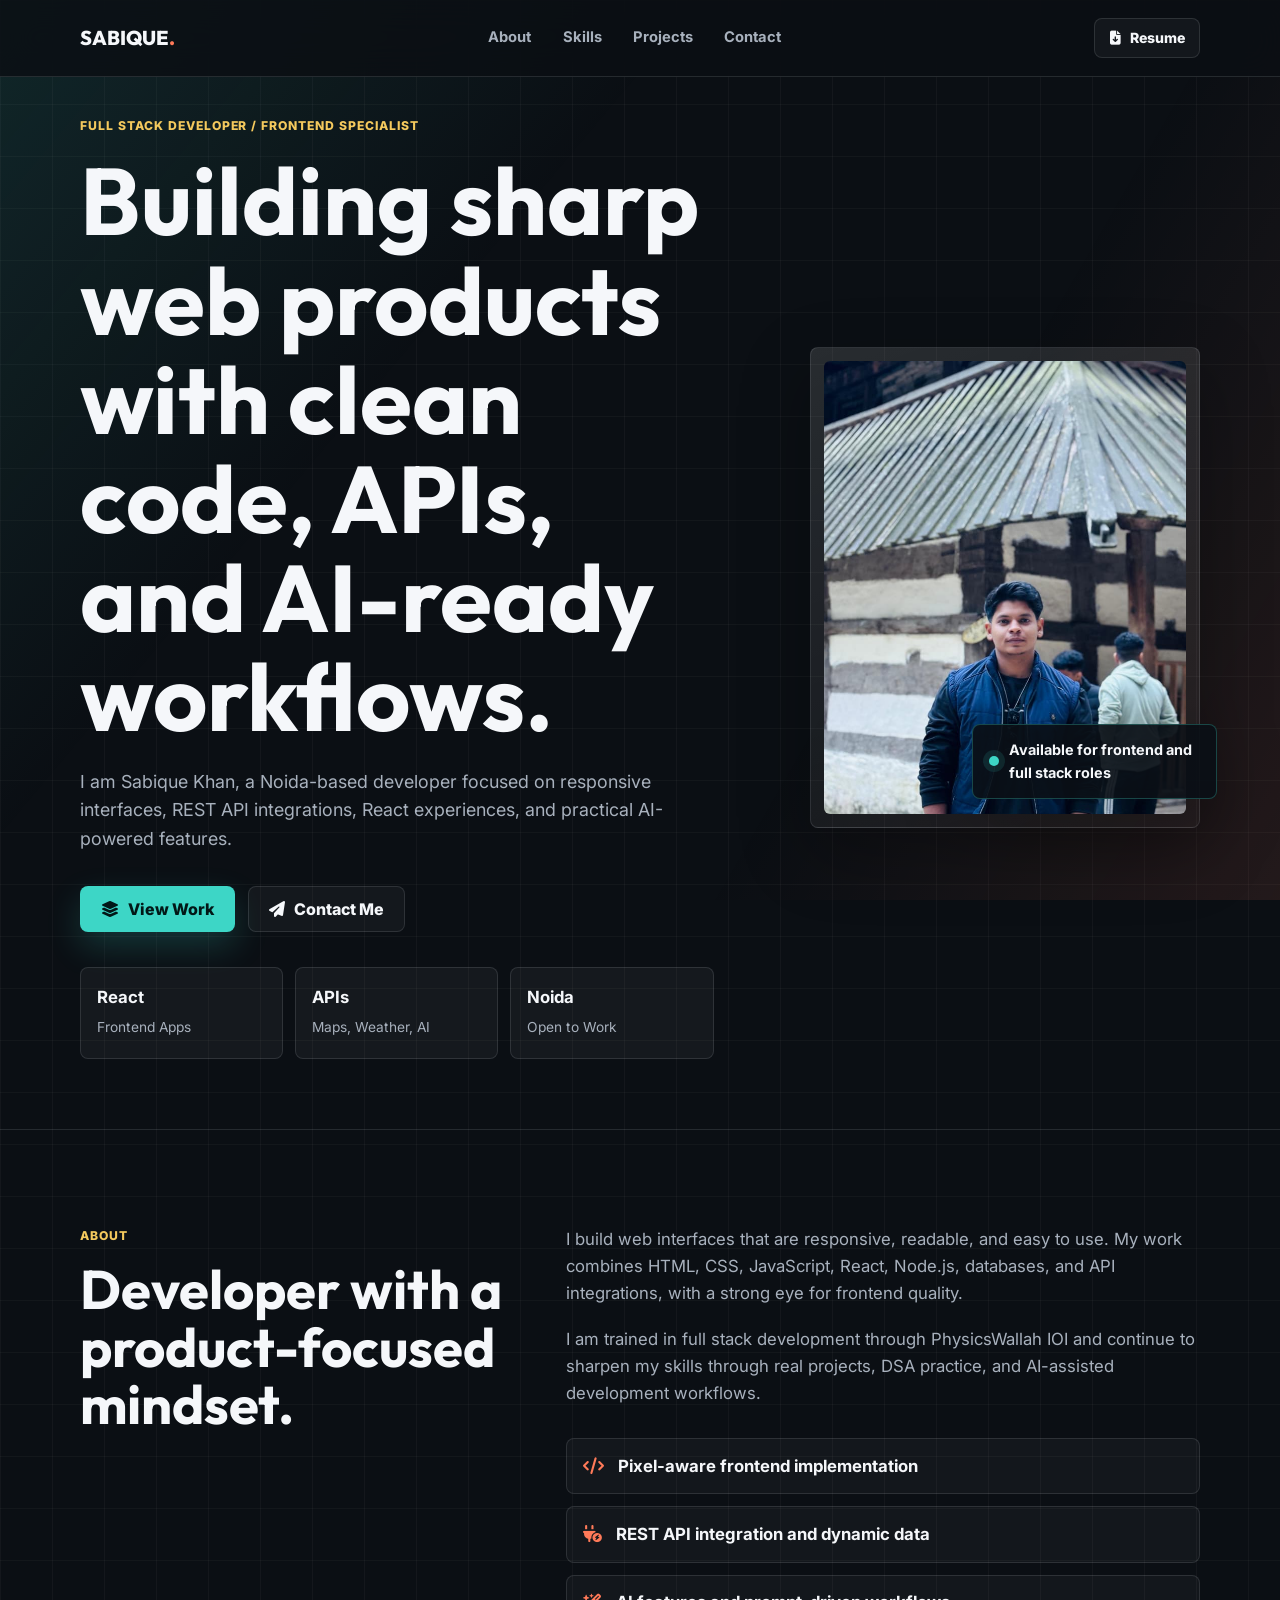
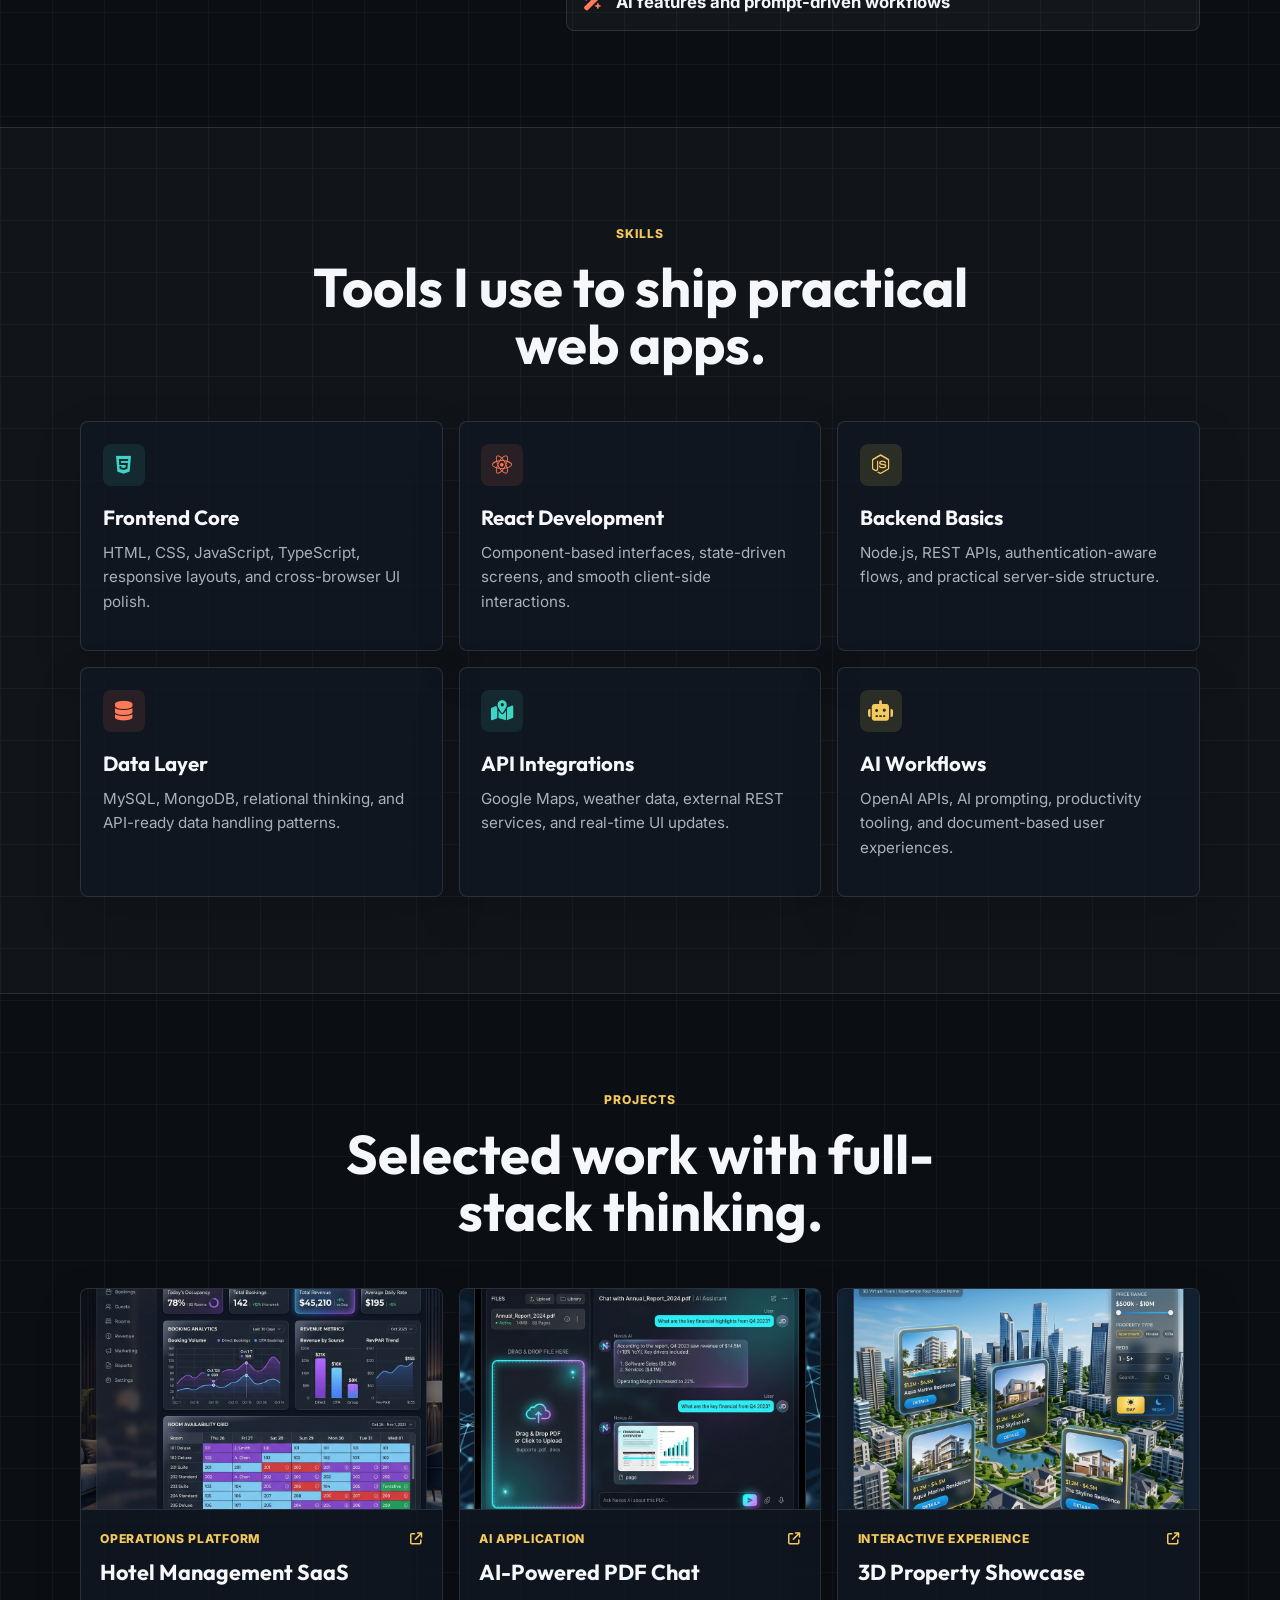
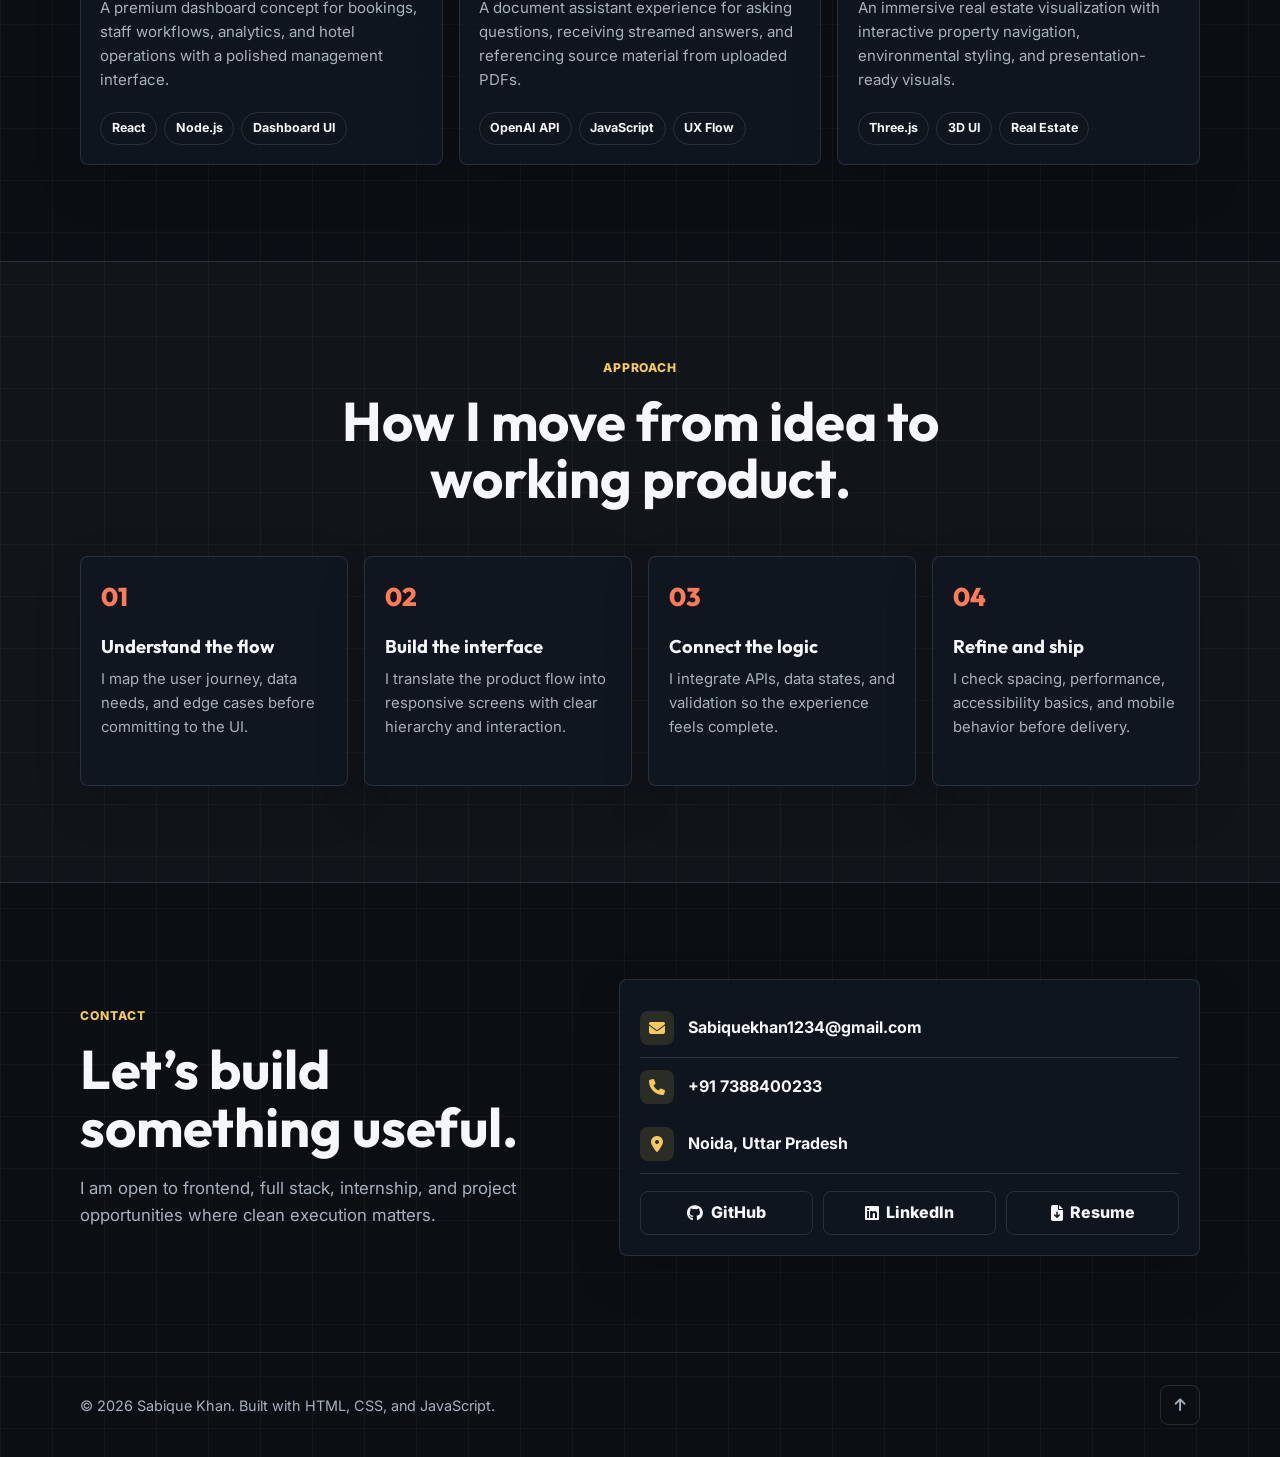
<file: index.html>
<!DOCTYPE html>
<html lang="en">

<head>
    <meta charset="UTF-8">
    <meta name="viewport" content="width=device-width, initial-scale=1.0">
    <title>Sabique Khan | Full Stack Developer</title>
    <meta name="description"
        content="Portfolio of Sabique Khan, a full stack developer building responsive web apps, API integrations, AI-powered tools, and polished frontend experiences.">

    <link rel="preconnect" href="https://fonts.googleapis.com">
    <link rel="preconnect" href="https://fonts.gstatic.com" crossorigin>
    <link href="https://fonts.googleapis.com/css2?family=Inter:wght@400;500;600;700;800&family=Outfit:wght@700;800&display=swap"
        rel="stylesheet">
    <link rel="stylesheet" href="https://cdnjs.cloudflare.com/ajax/libs/font-awesome/6.4.0/css/all.min.css">
    <link rel="stylesheet" href="style.css">
</head>

<body>
    <a class="skip-link" href="#main">Skip to content</a>

    <header class="site-header">
        <div class="container">
            <nav class="nav" aria-label="Primary navigation">
                <a href="#" class="logo" aria-label="Sabique Khan home">SABIQUE<span>.</span></a>
                <button class="nav-toggle" type="button" aria-label="Open navigation" aria-expanded="false">
                    <i class="fa-solid fa-bars"></i>
                </button>
                <ul class="nav-links">
                    <li><a href="#about">About</a></li>
                    <li><a href="#skills">Skills</a></li>
                    <li><a href="#projects">Projects</a></li>
                    <li><a href="#contact">Contact</a></li>
                </ul>
                <a href="assets/resume.html" download="Sabique_Khan_Resume.html" class="btn btn-compact btn-outline">
                    <i class="fa-solid fa-file-arrow-down"></i>
                    Resume
                </a>
            </nav>
        </div>
    </header>

    <main id="main">
        <section class="hero section-band">
            <div class="container hero-grid">
                <div class="hero-content">
                    <p class="eyebrow">Full Stack Developer / Frontend Specialist</p>
                    <h1>Building sharp web products with clean code, APIs, and AI-ready workflows.</h1>
                    <p class="hero-copy">
                        I am Sabique Khan, a Noida-based developer focused on responsive interfaces, REST API
                        integrations, React experiences, and practical AI-powered features.
                    </p>
                    <div class="hero-actions" aria-label="Portfolio actions">
                        <a href="#projects" class="btn btn-primary">
                            <i class="fa-solid fa-layer-group"></i>
                            View Work
                        </a>
                        <a href="mailto:Sabiquekhan1234@gmail.com" class="btn btn-outline">
                            <i class="fa-solid fa-paper-plane"></i>
                            Contact Me
                        </a>
                    </div>
                    <div class="hero-meta" aria-label="Quick profile facts">
                        <div>
                            <strong>React</strong>
                            <span>Frontend Apps</span>
                        </div>
                        <div>
                            <strong>APIs</strong>
                            <span>Maps, Weather, AI</span>
                        </div>
                        <div>
                            <strong>Noida</strong>
                            <span>Open to Work</span>
                        </div>
                    </div>
                </div>

                <div class="hero-visual" aria-label="Sabique Khan profile card">
                    <img src="assets/profile.png" alt="Sabique Khan portrait">
                    <div class="availability-card">
                        <span class="status-dot"></span>
                        Available for frontend and full stack roles
                    </div>
                </div>
            </div>
        </section>

        <section id="about" class="section-padding">
            <div class="container two-column">
                <div>
                    <p class="eyebrow">About</p>
                    <h2 class="section-title align-left">Developer with a product-focused mindset.</h2>
                </div>
                <div class="about-copy">
                    <p>
                        I build web interfaces that are responsive, readable, and easy to use. My work combines HTML,
                        CSS, JavaScript, React, Node.js, databases, and API integrations, with a strong eye for frontend
                        quality.
                    </p>
                    <p>
                        I am trained in full stack development through PhysicsWallah IOI and continue to sharpen my
                        skills through real projects, DSA practice, and AI-assisted development workflows.
                    </p>
                    <div class="about-highlights">
                        <div>
                            <i class="fa-solid fa-code"></i>
                            <span>Pixel-aware frontend implementation</span>
                        </div>
                        <div>
                            <i class="fa-solid fa-plug-circle-bolt"></i>
                            <span>REST API integration and dynamic data</span>
                        </div>
                        <div>
                            <i class="fa-solid fa-wand-magic-sparkles"></i>
                            <span>AI features and prompt-driven workflows</span>
                        </div>
                    </div>
                </div>
            </div>
        </section>

        <section id="skills" class="section-padding muted-section">
            <div class="container">
                <div class="section-heading">
                    <p class="eyebrow">Skills</p>
                    <h2 class="section-title">Tools I use to ship practical web apps.</h2>
                </div>
                <div class="skills-grid">
                    <article class="skill-card">
                        <i class="fa-brands fa-html5"></i>
                        <h3>Frontend Core</h3>
                        <p>HTML, CSS, JavaScript, TypeScript, responsive layouts, and cross-browser UI polish.</p>
                    </article>
                    <article class="skill-card">
                        <i class="fa-brands fa-react"></i>
                        <h3>React Development</h3>
                        <p>Component-based interfaces, state-driven screens, and smooth client-side interactions.</p>
                    </article>
                    <article class="skill-card">
                        <i class="fa-brands fa-node-js"></i>
                        <h3>Backend Basics</h3>
                        <p>Node.js, REST APIs, authentication-aware flows, and practical server-side structure.</p>
                    </article>
                    <article class="skill-card">
                        <i class="fa-solid fa-database"></i>
                        <h3>Data Layer</h3>
                        <p>MySQL, MongoDB, relational thinking, and API-ready data handling patterns.</p>
                    </article>
                    <article class="skill-card">
                        <i class="fa-solid fa-map-location-dot"></i>
                        <h3>API Integrations</h3>
                        <p>Google Maps, weather data, external REST services, and real-time UI updates.</p>
                    </article>
                    <article class="skill-card">
                        <i class="fa-solid fa-robot"></i>
                        <h3>AI Workflows</h3>
                        <p>OpenAI APIs, AI prompting, productivity tooling, and document-based user experiences.</p>
                    </article>
                </div>
            </div>
        </section>

        <section id="projects" class="section-padding">
            <div class="container">
                <div class="section-heading">
                    <p class="eyebrow">Projects</p>
                    <h2 class="section-title">Selected work with full-stack thinking.</h2>
                </div>
                <div class="projects-grid">
                    <article class="project-card">
                        <a href="assets/project1.png" target="_blank" rel="noopener" class="project-media"
                            aria-label="Open Hotel Management SaaS preview">
                            <img src="assets/project1.png" alt="Hotel Management SaaS dashboard preview">
                        </a>
                        <div class="project-info">
                            <div class="project-topline">
                                <span>Operations Platform</span>
                                <i class="fa-solid fa-arrow-up-right-from-square" aria-hidden="true"></i>
                            </div>
                            <h3>Hotel Management SaaS</h3>
                            <p>
                                A premium dashboard concept for bookings, staff workflows, analytics, and hotel
                                operations with a polished management interface.
                            </p>
                            <div class="tag-list" aria-label="Project technologies">
                                <span>React</span>
                                <span>Node.js</span>
                                <span>Dashboard UI</span>
                            </div>
                        </div>
                    </article>

                    <article class="project-card">
                        <a href="assets/project2.png" target="_blank" rel="noopener" class="project-media"
                            aria-label="Open AI PDF Chat preview">
                            <img src="assets/project2.png" alt="AI PDF chat application preview">
                        </a>
                        <div class="project-info">
                            <div class="project-topline">
                                <span>AI Application</span>
                                <i class="fa-solid fa-arrow-up-right-from-square" aria-hidden="true"></i>
                            </div>
                            <h3>AI-Powered PDF Chat</h3>
                            <p>
                                A document assistant experience for asking questions, receiving streamed answers, and
                                referencing source material from uploaded PDFs.
                            </p>
                            <div class="tag-list" aria-label="Project technologies">
                                <span>OpenAI API</span>
                                <span>JavaScript</span>
                                <span>UX Flow</span>
                            </div>
                        </div>
                    </article>

                    <article class="project-card">
                        <a href="assets/project3.png" target="_blank" rel="noopener" class="project-media"
                            aria-label="Open 3D Property Showcase preview">
                            <img src="assets/project3.png" alt="3D property showcase interface preview">
                        </a>
                        <div class="project-info">
                            <div class="project-topline">
                                <span>Interactive Experience</span>
                                <i class="fa-solid fa-arrow-up-right-from-square" aria-hidden="true"></i>
                            </div>
                            <h3>3D Property Showcase</h3>
                            <p>
                                An immersive real estate visualization with interactive property navigation,
                                environmental styling, and presentation-ready visuals.
                            </p>
                            <div class="tag-list" aria-label="Project technologies">
                                <span>Three.js</span>
                                <span>3D UI</span>
                                <span>Real Estate</span>
                            </div>
                        </div>
                    </article>
                </div>
            </div>
        </section>

        <section class="section-padding muted-section">
            <div class="container">
                <div class="section-heading">
                    <p class="eyebrow">Approach</p>
                    <h2 class="section-title">How I move from idea to working product.</h2>
                </div>
                <div class="process-grid">
                    <article>
                        <span>01</span>
                        <h3>Understand the flow</h3>
                        <p>I map the user journey, data needs, and edge cases before committing to the UI.</p>
                    </article>
                    <article>
                        <span>02</span>
                        <h3>Build the interface</h3>
                        <p>I translate the product flow into responsive screens with clear hierarchy and interaction.</p>
                    </article>
                    <article>
                        <span>03</span>
                        <h3>Connect the logic</h3>
                        <p>I integrate APIs, data states, and validation so the experience feels complete.</p>
                    </article>
                    <article>
                        <span>04</span>
                        <h3>Refine and ship</h3>
                        <p>I check spacing, performance, accessibility basics, and mobile behavior before delivery.</p>
                    </article>
                </div>
            </div>
        </section>

        <section id="contact" class="section-padding contact-section">
            <div class="container contact-grid">
                <div>
                    <p class="eyebrow">Contact</p>
                    <h2 class="section-title align-left">Let’s build something useful.</h2>
                    <p class="contact-copy">
                        I am open to frontend, full stack, internship, and project opportunities where clean execution
                        matters.
                    </p>
                </div>
                <div class="contact-panel">
                    <a href="mailto:Sabiquekhan12344@gmail.com" class="contact-row">
                        <i class="fa-solid fa-envelope"></i>
                        <span>Sabiquekhan1234@gmail.com</span>
                    </a>
                    <a href="tel:+917388400233" class="contact-row">
                        <i class="fa-solid fa-phone"></i>
                        <span>+91 7388400233</span>
                    </a>
                    <div class="contact-row">
                        <i class="fa-solid fa-location-dot"></i>
                        <span>Noida, Uttar Pradesh</span>
                    </div>
                    <div class="social-links">
                        <a href="https://github.com/sabiquekhan11" target="_blank" rel="noopener"
                            aria-label="GitHub profile">
                            <i class="fa-brands fa-github"></i>
                            GitHub
                        </a>
                        <a href="https://www.linkedin.com/in/sabique-khan-9614b3251/" target="_blank" rel="noopener"
                            aria-label="LinkedIn profile">
                            <i class="fa-brands fa-linkedin"></i>
                            LinkedIn
                        </a>
                        <a href="assets/resume.html" download="Sabique_Khan_Resume.html">
                            <i class="fa-solid fa-file-arrow-down"></i>
                            Resume
                        </a>
                    </div>
                </div>
            </div>
        </section>
    </main>

    <footer class="site-footer">
        <div class="container footer-inner">
            <p>&copy; 2026 Sabique Khan. Built with HTML, CSS, and JavaScript.</p>
            <a href="#" aria-label="Back to top">
                <i class="fa-solid fa-arrow-up"></i>
            </a>
        </div>
    </footer>

    <script>
        const navToggle = document.querySelector('.nav-toggle');
        const navLinks = document.querySelector('.nav-links');

        navToggle.addEventListener('click', () => {
            const isOpen = navLinks.classList.toggle('is-open');
            navToggle.setAttribute('aria-expanded', String(isOpen));
            navToggle.innerHTML = isOpen
                ? '<i class="fa-solid fa-xmark"></i>'
                : '<i class="fa-solid fa-bars"></i>';
        });

        navLinks.querySelectorAll('a').forEach((link) => {
            link.addEventListener('click', () => {
                navLinks.classList.remove('is-open');
                navToggle.setAttribute('aria-expanded', 'false');
                navToggle.innerHTML = '<i class="fa-solid fa-bars"></i>';
            });
        });
    </script>
</body>

</html>
</file>
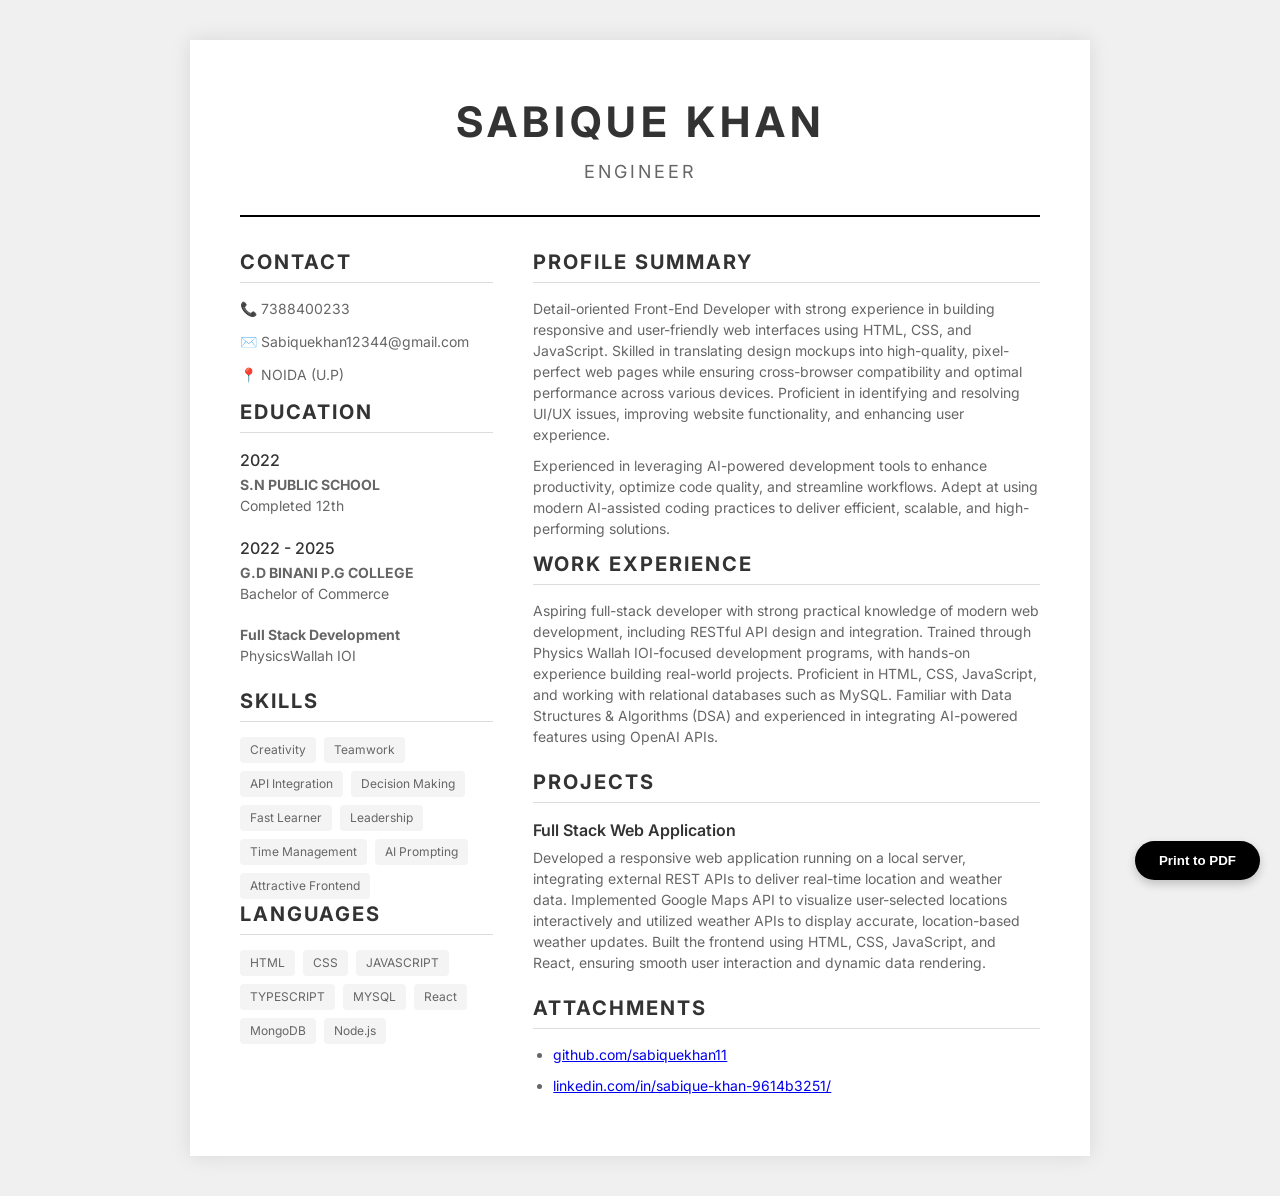
<file: assets/resume.html>
<!DOCTYPE html>
<html lang="en">
<head>
    <meta charset="UTF-8">
    <meta name="viewport" content="width=device-width, initial-scale=1.0">
    <title>Sabique Khan - Resume</title>
    <link href="https://fonts.googleapis.com/css2?family=Inter:wght@400;500;600;700&display=swap" rel="stylesheet">
    <style>
        :root {
            --primary: #333;
            --secondary: #666;
            --accent: #000;
            --border: #ddd;
        }

        * {
            margin: 0;
            padding: 0;
            box-sizing: border-box;
        }

        body {
            font-family: 'Inter', sans-serif;
            line-height: 1.5;
            color: var(--primary);
            background-color: #f0f0f0;
            padding: 40px 20px;
        }

        .resume-container {
            max-width: 900px;
            margin: 0 auto;
            background: #fff;
            padding: 50px;
            box-shadow: 0 0 20px rgba(0,0,0,0.1);
        }

        header {
            text-align: center;
            border-bottom: 2px solid var(--accent);
            padding-bottom: 20px;
            margin-bottom: 30px;
        }

        header h1 {
            font-size: 42px;
            letter-spacing: 5px;
            font-weight: 700;
            margin-bottom: 5px;
            text-transform: uppercase;
        }

        header p {
            font-size: 18px;
            letter-spacing: 3px;
            color: var(--secondary);
            text-transform: uppercase;
        }

        .main-content {
            display: grid;
            grid-template-columns: 1fr 2fr;
            gap: 40px;
        }

        h2 {
            font-size: 20px;
            text-transform: uppercase;
            letter-spacing: 2px;
            border-bottom: 1px solid var(--border);
            padding-bottom: 5px;
            margin-bottom: 15px;
            margin-top: 25px;
        }

        h2:first-child {
            margin-top: 0;
        }

        h3 {
            font-size: 16px;
            margin-bottom: 5px;
            font-weight: 600;
        }

        p, li {
            font-size: 14px;
            color: var(--secondary);
            margin-bottom: 10px;
        }

        ul {
            list-style: none;
        }

        .skills-list, .languages-list {
            display: flex;
            flex-wrap: wrap;
            gap: 8px;
        }

        .skills-list li, .languages-list li {
            background: #f4f4f4;
            padding: 4px 10px;
            border-radius: 4px;
            font-size: 12px;
            margin-bottom: 0;
        }

        .contact-info li {
            display: flex;
            align-items: center;
            gap: 10px;
            margin-bottom: 12px;
        }

        .education-item, .project-item, .experience-item {
            margin-bottom: 20px;
        }

        .date {
            font-weight: 500;
            color: var(--primary);
            display: block;
            margin-bottom: 2px;
        }

        .btn-print {
            position: fixed;
            bottom: 20px;
            right: 20px;
            background: #000;
            color: #fff;
            border: none;
            padding: 12px 24px;
            border-radius: 30px;
            cursor: pointer;
            font-weight: 600;
            box-shadow: 0 4px 10px rgba(0,0,0,0.2);
            transition: transform 0.2s;
        }

        .btn-print:hover {
            transform: translateY(-2px);
        }

        @media print {
            body {
                background: none;
                padding: 0;
            }
            .resume-container {
                box-shadow: none;
                padding: 0;
            }
            .btn-print {
                display: none;
            }
        }

        @media (max-width: 768px) {
            .main-content {
                grid-template-columns: 1fr;
            }
            .resume-container {
                padding: 30px;
            }
        }
    </style>
</head>
<body>

    <button class="btn-print" onclick="window.print()">Print to PDF</button>

    <div class="resume-container">
        <header>
            <h1>SABIQUE KHAN</h1>
            <p>ENGINEER</p>
        </header>

        <div class="main-content">
            <div class="left-column">
                <section>
                    <h2>Contact</h2>
                    <ul class="contact-info">
                        <li>📞 7388400233</li>
                        <li>✉️ Sabiquekhan12344@gmail.com</li>
                        <li>📍 NOIDA (U.P)</li>
                    </ul>
                </section>

                <section>
                    <h2>Education</h2>
                    <div class="education-item">
                        <span class="date">2022</span>
                        <p><strong>S.N PUBLIC SCHOOL</strong><br>Completed 12th</p>
                    </div>
                    <div class="education-item">
                        <span class="date">2022 - 2025</span>
                        <p><strong>G.D BINANI P.G COLLEGE</strong><br>Bachelor of Commerce</p>
                    </div>
                    <div class="education-item">
                        <p><strong>Full Stack Development</strong><br>PhysicsWallah IOI</p>
                    </div>
                </section>

                <section>
                    <h2>Skills</h2>
                    <ul class="skills-list">
                        <li>Creativity</li>
                        <li>Teamwork</li>
                        <li>API Integration</li>
                        <li>Decision Making</li>
                        <li>Fast Learner</li>
                        <li>Leadership</li>
                        <li>Time Management</li>
                        <li>AI Prompting</li>
                        <li>Attractive Frontend</li>
                    </ul>
                </section>

                <section>
                    <h2>Languages</h2>
                    <ul class="languages-list">
                        <li>HTML</li>
                        <li>CSS</li>
                        <li>JAVASCRIPT</li>
                        <li>TYPESCRIPT</li>
                        <li>MYSQL</li>
                        <li>React</li>
                        <li>MongoDB</li>
                        <li>Node.js</li>
                    </ul>
                </section>
            </div>

            <div class="right-column">
                <section>
                    <h2>Profile Summary</h2>
                    <p>Detail-oriented Front-End Developer with strong experience in building responsive and user-friendly web interfaces using HTML, CSS, and JavaScript. Skilled in translating design mockups into high-quality, pixel-perfect web pages while ensuring cross-browser compatibility and optimal performance across various devices. Proficient in identifying and resolving UI/UX issues, improving website functionality, and enhancing user experience.</p>
                    <p>Experienced in leveraging AI-powered development tools to enhance productivity, optimize code quality, and streamline workflows. Adept at using modern AI-assisted coding practices to deliver efficient, scalable, and high-performing solutions.</p>
                </section>

                <section>
                    <h2>Work Experience</h2>
                    <div class="experience-item">
                        <p>Aspiring full-stack developer with strong practical knowledge of modern web development, including RESTful API design and integration. Trained through Physics Wallah IOI-focused development programs, with hands-on experience building real-world projects. Proficient in HTML, CSS, JavaScript, and working with relational databases such as MySQL. Familiar with Data Structures & Algorithms (DSA) and experienced in integrating AI-powered features using OpenAI APIs.</p>
                    </div>
                </section>

                <section>
                    <h2>Projects</h2>
                    <div class="project-item">
                        <h3>Full Stack Web Application</h3>
                        <p>Developed a responsive web application running on a local server, integrating external REST APIs to deliver real-time location and weather data. Implemented Google Maps API to visualize user-selected locations interactively and utilized weather APIs to display accurate, location-based weather updates. Built the frontend using HTML, CSS, JavaScript, and React, ensuring smooth user interaction and dynamic data rendering.</p>
                    </div>
                </section>

                <section>
                    <h2>Attachments</h2>
                    <ul style="list-style: disc; margin-left: 20px;">
                        <li><a href="https://github.com/sabiquekhan11" target="_blank">github.com/sabiquekhan11</a></li>
                        <li><a href="https://www.linkedin.com/in/sabique-khan-9614b3251/" target="_blank">linkedin.com/in/sabique-khan-9614b3251/</a></li>
                    </ul>
                </section>
            </div>
        </div>
    </div>

</body>
</html>
</file>
<file: style.css>
:root {
  --bg: #0b0f14;
  --surface: #111821;
  --surface-muted: #151f29;
  --border: rgba(231, 236, 242, 0.12);
  --text: #f5f7fa;
  --text-muted: #a8b1bd;
  --teal: #3dd6c6;
  --coral: #ff7a59;
  --gold: #f4c95d;
  --ink: #080b10;
  --shadow: 0 24px 70px rgba(0, 0, 0, 0.28);
  --font-main: 'Inter', system-ui, -apple-system, BlinkMacSystemFont, 'Segoe UI', sans-serif;
  --font-heading: 'Outfit', var(--font-main);
}

* {
  box-sizing: border-box;
  margin: 0;
  padding: 0;
}

html {
  scroll-behavior: smooth;
  scroll-padding-top: 96px;
}

body {
  min-height: 100vh;
  background:
    linear-gradient(90deg, rgba(255, 255, 255, 0.035) 1px, transparent 1px),
    linear-gradient(180deg, rgba(255, 255, 255, 0.03) 1px, transparent 1px),
    var(--bg);
  background-size: 52px 52px;
  color: var(--text);
  font-family: var(--font-main);
  line-height: 1.6;
  overflow-x: hidden;
}

body::before {
  content: '';
  position: fixed;
  inset: 0;
  z-index: -1;
  background:
    linear-gradient(130deg, rgba(61, 214, 198, 0.12), transparent 35%),
    linear-gradient(300deg, rgba(255, 122, 89, 0.1), transparent 32%);
}

img {
  max-width: 100%;
  display: block;
}

a {
  color: inherit;
}

.container {
  width: min(1120px, calc(100% - 40px));
  margin: 0 auto;
}

.skip-link {
  position: fixed;
  top: 12px;
  left: 12px;
  z-index: 2000;
  transform: translateY(-140%);
  background: var(--text);
  color: var(--ink);
  padding: 0.7rem 1rem;
  border-radius: 6px;
  font-weight: 700;
  text-decoration: none;
}

.skip-link:focus {
  transform: translateY(0);
}

h1,
h2,
h3 {
  font-family: var(--font-heading);
  letter-spacing: 0;
  line-height: 1.05;
}

.site-header {
  position: fixed;
  top: 0;
  left: 0;
  width: 100%;
  z-index: 1000;
  border-bottom: 1px solid var(--border);
  background: rgba(11, 15, 20, 0.84);
  backdrop-filter: blur(18px);
}

.nav {
  min-height: 76px;
  display: flex;
  align-items: center;
  justify-content: space-between;
  gap: 1.5rem;
}

.logo {
  color: var(--text);
  font-family: var(--font-heading);
  font-size: 1.25rem;
  font-weight: 800;
  text-decoration: none;
}

.logo span {
  color: var(--coral);
}

.nav-links {
  display: flex;
  align-items: center;
  gap: 0.35rem;
  list-style: none;
}

.nav-links a {
  display: inline-flex;
  min-height: 40px;
  align-items: center;
  padding: 0 0.8rem;
  border-radius: 6px;
  color: var(--text-muted);
  font-size: 0.92rem;
  font-weight: 700;
  text-decoration: none;
  transition: 180ms ease;
}

.nav-links a:hover,
.nav-links a:focus-visible {
  background: rgba(255, 255, 255, 0.06);
  color: var(--text);
}

.nav-toggle {
  display: none;
  width: 42px;
  height: 42px;
  place-items: center;
  border: 1px solid var(--border);
  border-radius: 6px;
  background: rgba(255, 255, 255, 0.04);
  color: var(--text);
  cursor: pointer;
}

.btn {
  display: inline-flex;
  min-height: 46px;
  align-items: center;
  justify-content: center;
  gap: 0.55rem;
  border-radius: 8px;
  padding: 0.78rem 1.25rem;
  font-weight: 800;
  line-height: 1;
  text-decoration: none;
  transition: 180ms ease;
}

.btn-compact {
  min-height: 40px;
  padding: 0.62rem 0.9rem;
  font-size: 0.88rem;
}

.btn-primary {
  border: 1px solid rgba(61, 214, 198, 0.3);
  background: var(--teal);
  color: #021817;
  box-shadow: 0 14px 34px rgba(61, 214, 198, 0.2);
}

.btn-primary:hover,
.btn-primary:focus-visible {
  transform: translateY(-2px);
  background: #72eadf;
}

.btn-outline {
  border: 1px solid var(--border);
  background: rgba(255, 255, 255, 0.04);
  color: var(--text);
}

.btn-outline:hover,
.btn-outline:focus-visible {
  transform: translateY(-2px);
  border-color: rgba(255, 255, 255, 0.26);
  background: rgba(255, 255, 255, 0.08);
}

.section-band {
  border-bottom: 1px solid var(--border);
}

.hero {
  min-height: 100vh;
  display: flex;
  align-items: center;
  padding: 116px 0 70px;
}

.hero-grid {
  display: grid;
  grid-template-columns: minmax(0, 1.08fr) minmax(320px, 0.72fr);
  gap: 4rem;
  align-items: center;
}

.hero-content {
  max-width: 760px;
}

.eyebrow {
  margin-bottom: 1rem;
  color: var(--gold);
  font-size: 0.76rem;
  font-weight: 800;
  letter-spacing: 0.08em;
  text-transform: uppercase;
}

.hero h1 {
  max-width: 800px;
  font-size: clamp(3rem, 8vw, 5.9rem);
}

.hero-copy {
  max-width: 640px;
  margin-top: 1.35rem;
  color: var(--text-muted);
  font-size: 1.12rem;
}

.hero-actions {
  display: flex;
  flex-wrap: wrap;
  gap: 0.85rem;
  margin-top: 2rem;
}

.hero-meta {
  display: grid;
  grid-template-columns: repeat(3, minmax(0, 1fr));
  gap: 0.75rem;
  max-width: 650px;
  margin-top: 2.2rem;
}

.hero-meta div {
  min-height: 92px;
  padding: 1rem;
  border: 1px solid var(--border);
  border-radius: 8px;
  background: rgba(255, 255, 255, 0.045);
}

.hero-meta strong,
.hero-meta span {
  display: block;
}

.hero-meta strong {
  color: var(--text);
  font-size: 1.05rem;
}

.hero-meta span {
  margin-top: 0.35rem;
  color: var(--text-muted);
  font-size: 0.86rem;
}

.hero-visual {
  position: relative;
  width: min(100%, 390px);
  justify-self: end;
  padding: 0.8rem;
  border: 1px solid var(--border);
  border-radius: 8px;
  background: linear-gradient(160deg, rgba(255, 255, 255, 0.12), rgba(255, 255, 255, 0.03));
  box-shadow: var(--shadow);
}

.hero-visual img {
  width: 100%;
  aspect-ratio: 4 / 5;
  border-radius: 6px;
  object-fit: cover;
}

.availability-card {
  position: absolute;
  right: -18px;
  bottom: 28px;
  display: flex;
  max-width: 245px;
  align-items: center;
  gap: 0.65rem;
  padding: 0.85rem 1rem;
  border: 1px solid rgba(61, 214, 198, 0.28);
  border-radius: 8px;
  background: rgba(10, 16, 22, 0.92);
  box-shadow: var(--shadow);
  color: var(--text);
  font-size: 0.9rem;
  font-weight: 700;
}

.status-dot {
  width: 10px;
  height: 10px;
  flex: 0 0 auto;
  border-radius: 50%;
  background: var(--teal);
  box-shadow: 0 0 0 6px rgba(61, 214, 198, 0.12);
}

.section-padding {
  padding: 96px 0;
}

.muted-section {
  border-block: 1px solid var(--border);
  background: rgba(255, 255, 255, 0.028);
}

.section-heading {
  max-width: 720px;
  margin: 0 auto 3rem;
  text-align: center;
}

.section-title {
  color: var(--text);
  font-size: clamp(2.1rem, 5vw, 3.4rem);
}

.align-left {
  text-align: left;
}

.two-column {
  display: grid;
  grid-template-columns: 0.8fr 1.2fr;
  gap: 4rem;
  align-items: start;
}

.about-copy {
  color: var(--text-muted);
  font-size: 1.05rem;
}

.about-copy p + p {
  margin-top: 1.2rem;
}

.about-highlights {
  display: grid;
  gap: 0.75rem;
  margin-top: 2rem;
}

.about-highlights div {
  display: flex;
  align-items: center;
  gap: 0.85rem;
  min-height: 56px;
  padding: 0.85rem 1rem;
  border: 1px solid var(--border);
  border-radius: 8px;
  background: rgba(255, 255, 255, 0.035);
  color: var(--text);
  font-weight: 700;
}

.about-highlights i {
  color: var(--coral);
}

.skills-grid {
  display: grid;
  grid-template-columns: repeat(3, minmax(0, 1fr));
  gap: 1rem;
}

.skill-card,
.project-card,
.process-grid article,
.contact-panel {
  border: 1px solid var(--border);
  border-radius: 8px;
  background: rgba(17, 24, 33, 0.82);
  box-shadow: 0 18px 48px rgba(0, 0, 0, 0.16);
}

.skill-card {
  min-height: 230px;
  padding: 1.35rem;
  transition: 180ms ease;
}

.skill-card:hover {
  transform: translateY(-4px);
  border-color: rgba(61, 214, 198, 0.36);
}

.skill-card i {
  display: inline-grid;
  width: 42px;
  height: 42px;
  place-items: center;
  margin-bottom: 1.35rem;
  border-radius: 8px;
  background: rgba(61, 214, 198, 0.1);
  color: var(--teal);
  font-size: 1.25rem;
}

.skill-card:nth-child(2n) i {
  background: rgba(255, 122, 89, 0.1);
  color: var(--coral);
}

.skill-card:nth-child(3n) i {
  background: rgba(244, 201, 93, 0.12);
  color: var(--gold);
}

.skill-card h3 {
  font-size: 1.28rem;
}

.skill-card p {
  margin-top: 0.75rem;
  color: var(--text-muted);
  font-size: 0.95rem;
}

.projects-grid {
  display: grid;
  grid-template-columns: repeat(3, minmax(0, 1fr));
  gap: 1rem;
}

.project-card {
  overflow: hidden;
  transition: 180ms ease;
}

.project-card:hover {
  transform: translateY(-5px);
  border-color: rgba(255, 122, 89, 0.32);
}

.project-media {
  display: block;
  overflow: hidden;
  border-bottom: 1px solid var(--border);
}

.project-media img {
  width: 100%;
  height: 220px;
  object-fit: cover;
  transition: 240ms ease;
}

.project-card:hover .project-media img {
  transform: scale(1.04);
}

.project-info {
  padding: 1.2rem;
}

.project-topline {
  display: flex;
  align-items: center;
  justify-content: space-between;
  gap: 1rem;
  margin-bottom: 0.8rem;
  color: var(--gold);
  font-size: 0.76rem;
  font-weight: 800;
  letter-spacing: 0.06em;
  text-transform: uppercase;
}

.project-info h3 {
  font-size: 1.35rem;
}

.project-info p {
  margin-top: 0.75rem;
  color: var(--text-muted);
  font-size: 0.94rem;
}

.tag-list {
  display: flex;
  flex-wrap: wrap;
  gap: 0.45rem;
  margin-top: 1.2rem;
}

.tag-list span {
  display: inline-flex;
  min-height: 30px;
  align-items: center;
  border: 1px solid var(--border);
  border-radius: 999px;
  padding: 0.35rem 0.65rem;
  color: var(--text);
  font-size: 0.78rem;
  font-weight: 700;
}

.process-grid {
  display: grid;
  grid-template-columns: repeat(4, minmax(0, 1fr));
  gap: 1rem;
}

.process-grid article {
  min-height: 230px;
  padding: 1.25rem;
}

.process-grid span {
  color: var(--coral);
  font-family: var(--font-heading);
  font-size: 1.6rem;
  font-weight: 800;
}

.process-grid h3 {
  margin-top: 1.2rem;
  font-size: 1.15rem;
}

.process-grid p {
  margin-top: 0.75rem;
  color: var(--text-muted);
  font-size: 0.93rem;
}

.contact-section {
  border-bottom: 1px solid var(--border);
}

.contact-grid {
  display: grid;
  grid-template-columns: 0.9fr 1.1fr;
  gap: 4rem;
  align-items: center;
}

.contact-copy {
  max-width: 520px;
  margin-top: 1.2rem;
  color: var(--text-muted);
  font-size: 1.05rem;
}

.contact-panel {
  padding: 1.25rem;
}

.contact-row {
  display: flex;
  align-items: center;
  gap: 0.85rem;
  min-height: 58px;
  border-bottom: 1px solid var(--border);
  color: var(--text);
  font-weight: 700;
  text-decoration: none;
}

.contact-row:last-of-type {
  border-bottom: 0;
}

.contact-row i {
  display: inline-grid;
  width: 34px;
  height: 34px;
  flex: 0 0 auto;
  place-items: center;
  border-radius: 8px;
  background: rgba(244, 201, 93, 0.12);
  color: var(--gold);
}

.contact-row[href]:hover span,
.contact-row[href]:focus-visible span {
  color: var(--teal);
}

.social-links {
  display: grid;
  grid-template-columns: repeat(3, minmax(0, 1fr));
  gap: 0.65rem;
  margin-top: 1.1rem;
}

.social-links a {
  display: inline-flex;
  min-height: 44px;
  align-items: center;
  justify-content: center;
  gap: 0.45rem;
  border: 1px solid var(--border);
  border-radius: 8px;
  color: var(--text);
  font-weight: 800;
  text-decoration: none;
  transition: 180ms ease;
}

.social-links a:hover,
.social-links a:focus-visible {
  transform: translateY(-2px);
  border-color: rgba(61, 214, 198, 0.36);
  background: rgba(255, 255, 255, 0.06);
}

.site-footer {
  padding: 2rem 0;
  color: var(--text-muted);
}

.footer-inner {
  display: flex;
  align-items: center;
  justify-content: space-between;
  gap: 1rem;
  font-size: 0.9rem;
}

.footer-inner a {
  display: inline-grid;
  width: 40px;
  height: 40px;
  place-items: center;
  border: 1px solid var(--border);
  border-radius: 8px;
  text-decoration: none;
}

@media (max-width: 980px) {
  .hero-grid,
  .two-column,
  .contact-grid {
    grid-template-columns: 1fr;
    gap: 2.5rem;
  }

  .hero-visual {
    justify-self: start;
    width: min(100%, 420px);
  }

  .skills-grid,
  .projects-grid {
    grid-template-columns: repeat(2, minmax(0, 1fr));
  }

  .process-grid {
    grid-template-columns: repeat(2, minmax(0, 1fr));
  }
}

@media (max-width: 740px) {
  html {
    scroll-padding-top: 78px;
  }

  .container {
    width: min(100% - 28px, 1120px);
  }

  .site-header .btn-compact {
    display: none;
  }

  .nav {
    min-height: 68px;
  }

  .nav-toggle {
    display: grid;
  }

  .nav-links {
    position: absolute;
    top: calc(100% + 1px);
    right: 14px;
    left: 14px;
    display: none;
    flex-direction: column;
    align-items: stretch;
    gap: 0.25rem;
    padding: 0.7rem;
    border: 1px solid var(--border);
    border-radius: 8px;
    background: rgba(11, 15, 20, 0.96);
    box-shadow: var(--shadow);
  }

  .nav-links.is-open {
    display: flex;
  }

  .nav-links a {
    justify-content: center;
  }

  .hero {
    min-height: auto;
    padding: 104px 0 54px;
  }

  .hero h1 {
    font-size: clamp(2.35rem, 13vw, 3.4rem);
  }

  .hero-copy,
  .about-copy,
  .contact-copy {
    font-size: 1rem;
  }

  .hero-actions,
  .hero-actions .btn {
    width: 100%;
  }

  .hero-meta,
  .skills-grid,
  .projects-grid,
  .process-grid,
  .social-links {
    grid-template-columns: 1fr;
  }

  .hero-meta div {
    min-height: 76px;
  }

  .availability-card {
    right: 10px;
    bottom: 16px;
    max-width: calc(100% - 20px);
  }

  .section-padding {
    padding: 72px 0;
  }

  .section-heading {
    margin-bottom: 2rem;
    text-align: left;
  }

  .skill-card,
  .process-grid article {
    min-height: auto;
  }

  .project-media img {
    height: 210px;
  }

  .contact-row {
    align-items: flex-start;
    padding: 0.9rem 0;
  }

  .contact-row span {
    min-width: 0;
    overflow-wrap: anywhere;
  }

  .footer-inner {
    flex-direction: column;
    align-items: flex-start;
  }
}

@media (prefers-reduced-motion: reduce) {
  *,
  *::before,
  *::after {
    scroll-behavior: auto !important;
    transition-duration: 0.01ms !important;
    animation-duration: 0.01ms !important;
    animation-iteration-count: 1 !important;
  }
}
</file>
